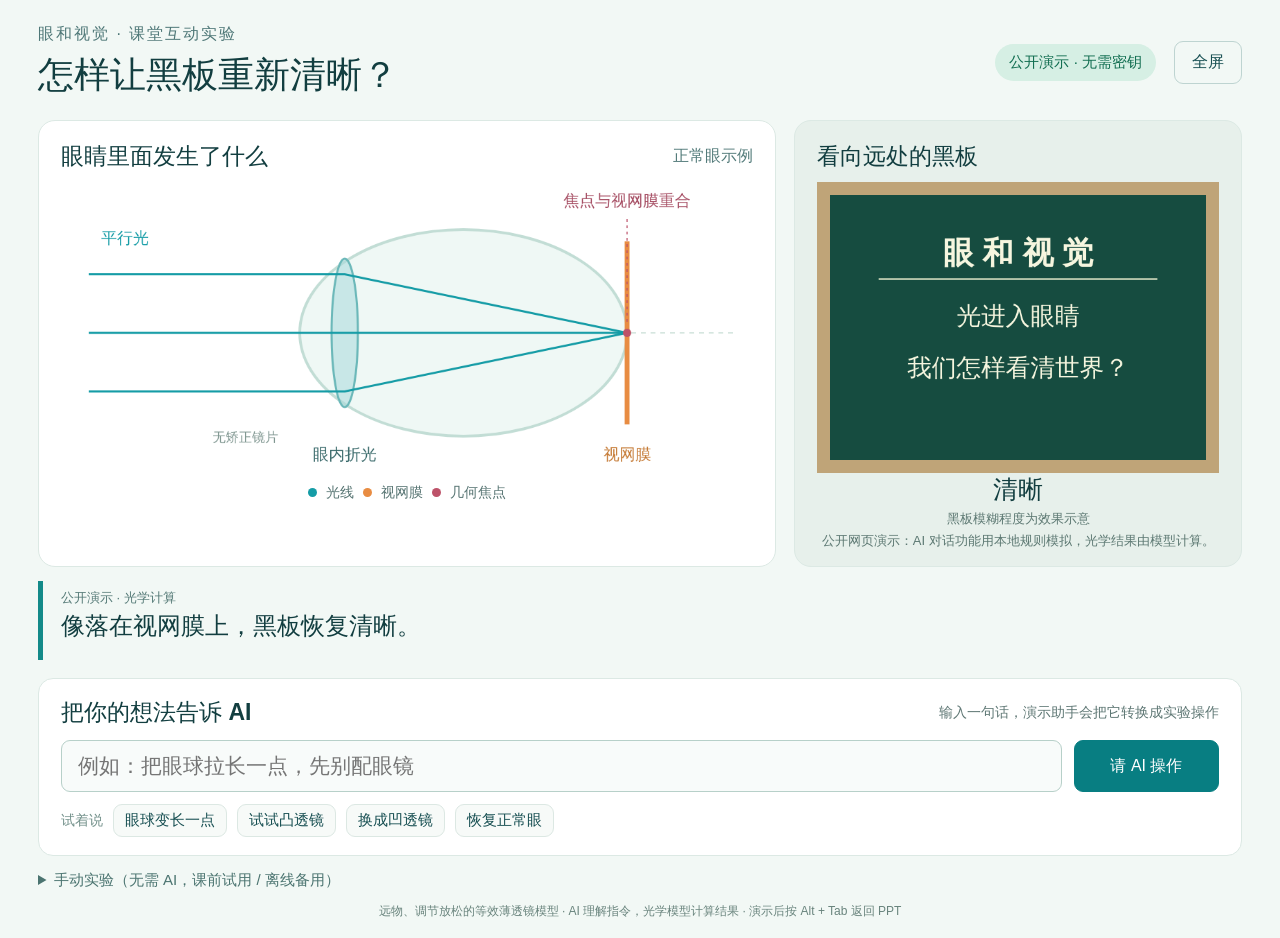
<file: index.html>
<!doctype html>
<html lang="zh-CN"><meta charset="utf-8"><meta http-equiv="refresh" content="0; url=./%E5%85%AC%E5%BC%80%E7%BD%91%E9%A1%B5%E7%89%88/"><title>正在打开互动实验</title><body><p>正在打开互动实验…<br><a href="./%E5%85%AC%E5%BC%80%E7%BD%91%E9%A1%B5%E7%89%88/">如果没有自动跳转，请点这里</a></p></body></html>
</file>
<file: 公开网页版/style.css>
:root{font-family:"Microsoft YaHei","Noto Sans CJK SC",sans-serif;color:#123e40;background:#f2f8f5;font-synthesis:none}*{box-sizing:border-box}body{margin:0}main{max-width:1600px;padding:24px 38px 18px;margin:auto}header,.top-actions,.panel-heading,.input-heading{display:flex;align-items:center;justify-content:space-between;gap:18px}header{margin-bottom:20px}.eyebrow{font-size:16px;color:#4e7777;letter-spacing:2px}h1{font-size:36px;margin:6px 0 0;font-weight:750}h2{font-size:23px;margin:0}button,input{font:inherit}button{cursor:pointer;border:1px solid #bed4d1;background:white;color:#174f52;padding:10px 17px;border-radius:9px;transition:background .15s}button:hover{background:#e0f1ed}button:focus-visible,input:focus-visible,summary:focus-visible{outline:3px solid #eaad41;outline-offset:3px}button:disabled{cursor:wait;opacity:.6}.badge{font-size:15px;padding:9px 14px;border-radius:24px;background:#e3eae6;color:#476562}.badge.live{background:#d6efe4;color:#126e51}.badge.error{background:#fde7dc;color:#a24728}.quiet{background:transparent}.experiment{display:grid;grid-template-columns:1.65fr 1fr;gap:18px}.eye-panel,.world-panel{min-width:0;background:#fff;border:1px solid #dce9e4;border-radius:17px;padding:20px 22px 12px}.panel-heading span{font-size:16px;color:#537b7a}.eye-panel canvas{width:100%;height:auto;display:block}.legend{font-size:14px;color:#557371;display:flex;align-items:center;justify-content:center;gap:9px}.legend span{width:9px;height:9px;border-radius:50%;display:inline-block}.ray-dot{background:#159ca6}.retina-dot{background:#e88c42}.focus-dot{background:#bd5269}.world-panel{text-align:center;background:#e7f0eb}.world-panel h2{text-align:left}.world-panel canvas{display:block;width:100%;height:auto;margin-top:10px}#clarity{font-size:25px}.world-panel p{font-size:13px;color:#5c7872;margin:4px 0}.observation{margin:14px 0 18px;min-height:79px;border-left:5px solid #138a89;padding:7px 18px}.observation>span{font-size:13px;color:#547976}#fact{font-size:24px;font-weight:650;margin:3px 0}#explanation{font-size:19px;color:#395f61;margin:6px 0 0}#explanation:empty{display:none}.assistant{background:#fff;padding:18px 22px;border-radius:15px;border:1px solid #dce9e4}.input-heading{margin-bottom:12px}#hint{font-size:14px;color:#5e7774}form{display:flex;gap:12px}input[type=text],#command{min-width:0;flex:1;font-size:21px;border:1px solid #b7d0c9;border-radius:9px;padding:13px 16px;background:#f8fbfa}#send{background:#087e82;border-color:#087e82;color:#fff;min-width:145px}.examples{display:flex;align-items:center;gap:10px;margin-top:12px;flex-wrap:wrap;font-size:14px}.examples>span{color:#72908a}.examples button{font-size:15px;padding:6px 11px;border-color:#dce8e3;background:#f7faf8}details{margin-top:15px;font-size:15px}summary{cursor:pointer;color:#4b7470;width:fit-content}.manual-controls{display:flex;align-items:center;gap:15px;flex-wrap:wrap;padding:15px 0}.button-group{display:flex;gap:6px}.manual-controls button{font-size:15px;padding:8px 12px}.manual-controls label{display:flex;align-items:center;gap:8px}input[type=range]{accent-color:#087e82}output{min-width:65px;color:#486f68}footer{font-size:12px;text-align:center;color:#69847d;margin-top:13px}.sr-only{position:absolute;width:1px;height:1px;overflow:hidden;clip:rect(0,0,0,0)}@media(min-width:1400px){h1{font-size:40px}#fact{font-size:27px}}@media(max-width:950px){main{padding:18px}.experiment{grid-template-columns:1fr 1fr}h1{font-size:27px}h2{font-size:18px}.panel-heading{flex-wrap:wrap;gap:5px}.input-heading{flex-wrap:wrap;gap:5px}#fact{font-size:20px}.badge{font-size:12px}.top-actions{gap:7px}}@media(max-width:640px){.experiment{grid-template-columns:1fr}header{align-items:flex-start}.top-actions{flex-direction:column}form{flex-wrap:wrap}#command{flex-basis:100%}.world-panel canvas{max-width:400px;margin:auto}#hint{line-height:1.6}}
</file>
